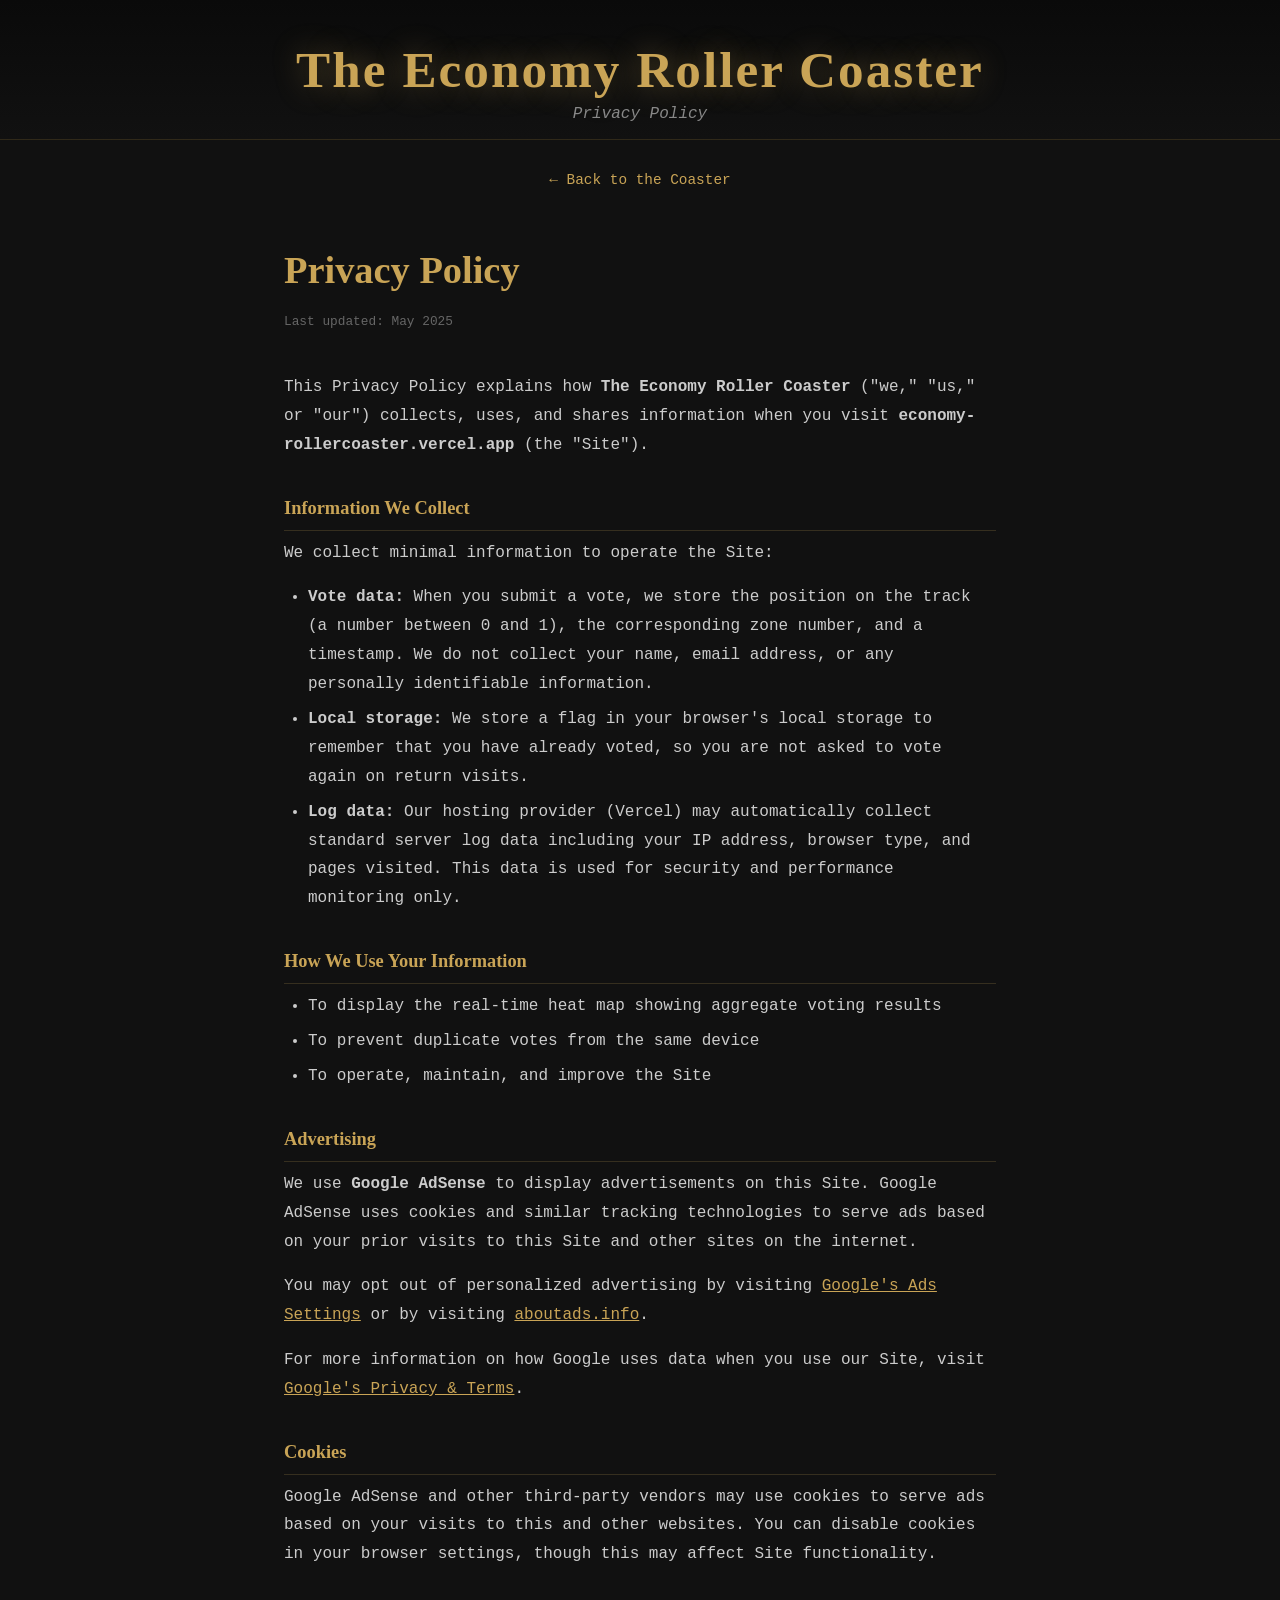
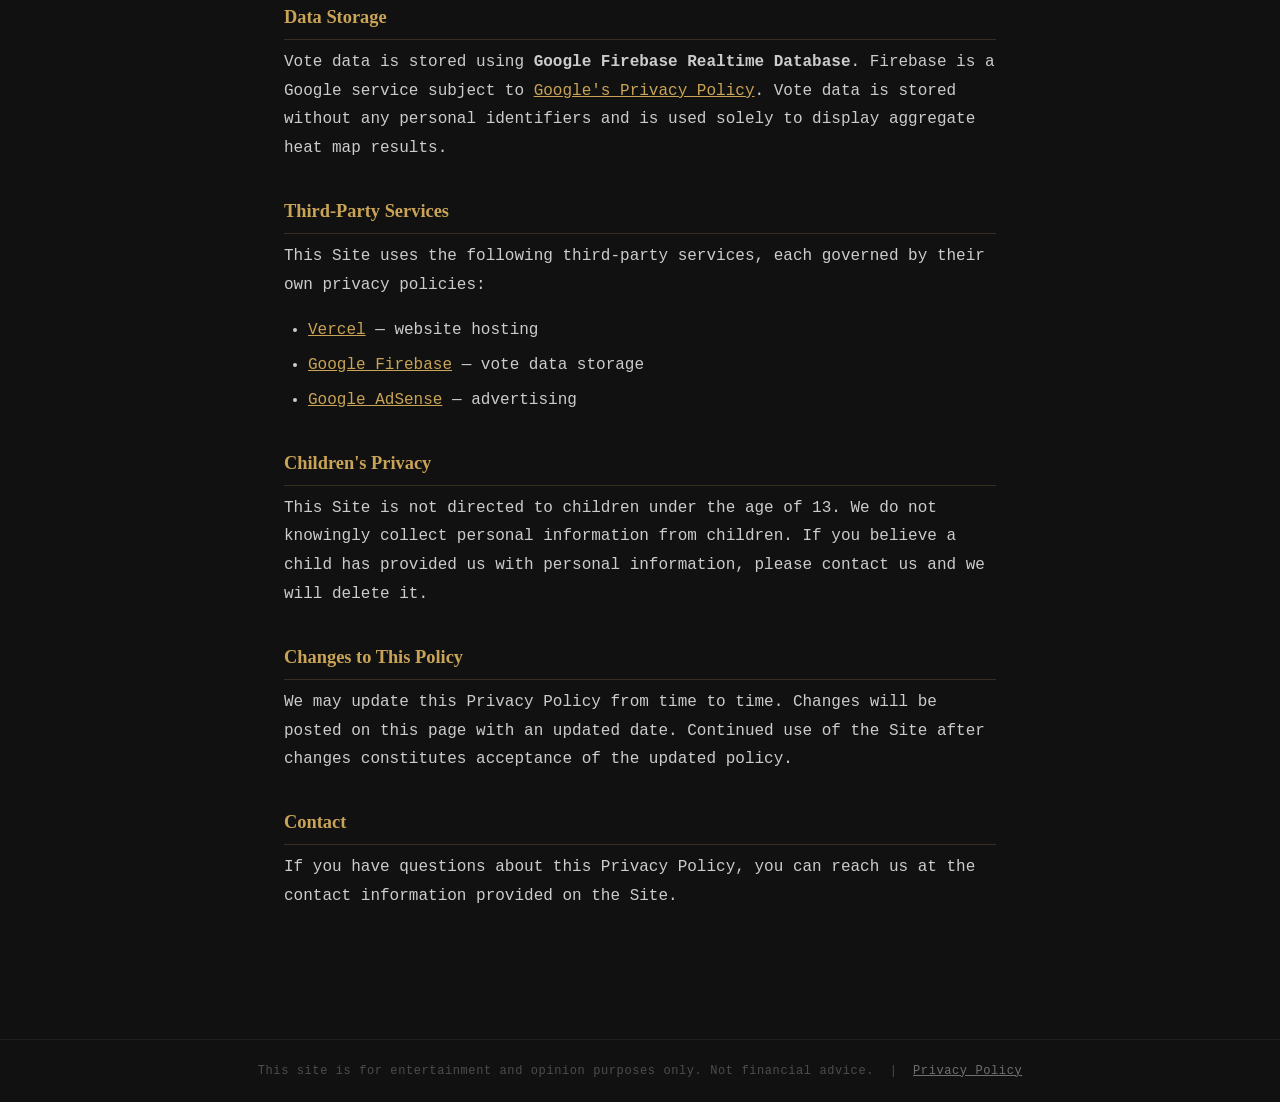
<file: privacy.html>
<!DOCTYPE html>
<html lang="en">
<head>
  <meta charset="UTF-8" />
  <meta name="viewport" content="width=device-width, initial-scale=1.0" />
  <title>Privacy Policy — The Economy Roller Coaster</title>
  <link rel="stylesheet" href="css/styles.css" />
  <script async src="https://pagead2.googlesyndication.com/pagead/js/adsbygoogle.js?client=ca-pub-7101645735981580" crossorigin="anonymous"></script>
  <style>
    .privacy-content {
      max-width: 760px;
      margin: 3rem auto;
      padding: 0 1.5rem 4rem;
      line-height: 1.8;
      color: #ccc;
    }
    .privacy-content h1 {
      font-family: 'Georgia', serif;
      color: #C9A456;
      font-size: clamp(1.6rem, 3vw, 2.4rem);
      margin-bottom: 0.3rem;
    }
    .privacy-content .last-updated {
      font-size: 0.8rem;
      color: #666;
      margin-bottom: 2.5rem;
    }
    .privacy-content h2 {
      font-family: 'Georgia', serif;
      color: #C9A456;
      font-size: 1.15rem;
      margin: 2rem 0 0.5rem;
      border-bottom: 1px solid rgba(201,164,86,0.2);
      padding-bottom: 0.3rem;
    }
    .privacy-content p { margin-bottom: 1rem; }
    .privacy-content ul {
      margin: 0.5rem 0 1rem 1.5rem;
    }
    .privacy-content ul li { margin-bottom: 0.4rem; }
    .privacy-content a { color: #C9A456; text-decoration: underline; }
    .back-link {
      display: inline-block;
      margin: 2rem 1.5rem 0;
      color: #C9A456;
      font-family: 'Courier New', monospace;
      font-size: 0.9rem;
      text-decoration: none;
    }
    .back-link:hover { text-decoration: underline; }
  </style>
</head>
<body>
  <header>
    <h1>The Economy Roller Coaster</h1>
    <p class="subtitle">Privacy Policy</p>
  </header>

  <a class="back-link" href="/">← Back to the Coaster</a>

  <div class="privacy-content">
    <h1>Privacy Policy</h1>
    <p class="last-updated">Last updated: May 2025</p>

    <p>This Privacy Policy explains how <strong>The Economy Roller Coaster</strong> ("we," "us," or "our") collects, uses, and shares information when you visit <strong>economy-rollercoaster.vercel.app</strong> (the "Site").</p>

    <h2>Information We Collect</h2>
    <p>We collect minimal information to operate the Site:</p>
    <ul>
      <li><strong>Vote data:</strong> When you submit a vote, we store the position on the track (a number between 0 and 1), the corresponding zone number, and a timestamp. We do not collect your name, email address, or any personally identifiable information.</li>
      <li><strong>Local storage:</strong> We store a flag in your browser's local storage to remember that you have already voted, so you are not asked to vote again on return visits.</li>
      <li><strong>Log data:</strong> Our hosting provider (Vercel) may automatically collect standard server log data including your IP address, browser type, and pages visited. This data is used for security and performance monitoring only.</li>
    </ul>

    <h2>How We Use Your Information</h2>
    <ul>
      <li>To display the real-time heat map showing aggregate voting results</li>
      <li>To prevent duplicate votes from the same device</li>
      <li>To operate, maintain, and improve the Site</li>
    </ul>

    <h2>Advertising</h2>
    <p>We use <strong>Google AdSense</strong> to display advertisements on this Site. Google AdSense uses cookies and similar tracking technologies to serve ads based on your prior visits to this Site and other sites on the internet.</p>
    <p>You may opt out of personalized advertising by visiting <a href="https://www.google.com/settings/ads" target="_blank" rel="noopener noreferrer">Google's Ads Settings</a> or by visiting <a href="https://www.aboutads.info" target="_blank" rel="noopener noreferrer">aboutads.info</a>.</p>
    <p>For more information on how Google uses data when you use our Site, visit <a href="https://policies.google.com/technologies/partner-sites" target="_blank" rel="noopener noreferrer">Google's Privacy & Terms</a>.</p>

    <h2>Cookies</h2>
    <p>Google AdSense and other third-party vendors may use cookies to serve ads based on your visits to this and other websites. You can disable cookies in your browser settings, though this may affect Site functionality.</p>

    <h2>Data Storage</h2>
    <p>Vote data is stored using <strong>Google Firebase Realtime Database</strong>. Firebase is a Google service subject to <a href="https://firebase.google.com/support/privacy" target="_blank" rel="noopener noreferrer">Google's Privacy Policy</a>. Vote data is stored without any personal identifiers and is used solely to display aggregate heat map results.</p>

    <h2>Third-Party Services</h2>
    <p>This Site uses the following third-party services, each governed by their own privacy policies:</p>
    <ul>
      <li><a href="https://vercel.com/legal/privacy-policy" target="_blank" rel="noopener noreferrer">Vercel</a> — website hosting</li>
      <li><a href="https://firebase.google.com/support/privacy" target="_blank" rel="noopener noreferrer">Google Firebase</a> — vote data storage</li>
      <li><a href="https://policies.google.com/privacy" target="_blank" rel="noopener noreferrer">Google AdSense</a> — advertising</li>
    </ul>

    <h2>Children's Privacy</h2>
    <p>This Site is not directed to children under the age of 13. We do not knowingly collect personal information from children. If you believe a child has provided us with personal information, please contact us and we will delete it.</p>

    <h2>Changes to This Policy</h2>
    <p>We may update this Privacy Policy from time to time. Changes will be posted on this page with an updated date. Continued use of the Site after changes constitutes acceptance of the updated policy.</p>

    <h2>Contact</h2>
    <p>If you have questions about this Privacy Policy, you can reach us at the contact information provided on the Site.</p>
  </div>

  <footer>
    <p>This site is for entertainment and opinion purposes only. Not financial advice. &nbsp;|&nbsp; <a href="/privacy.html" style="color:rgba(255,255,255,0.4)">Privacy Policy</a></p>
  </footer>
</body>
</html>
</file>
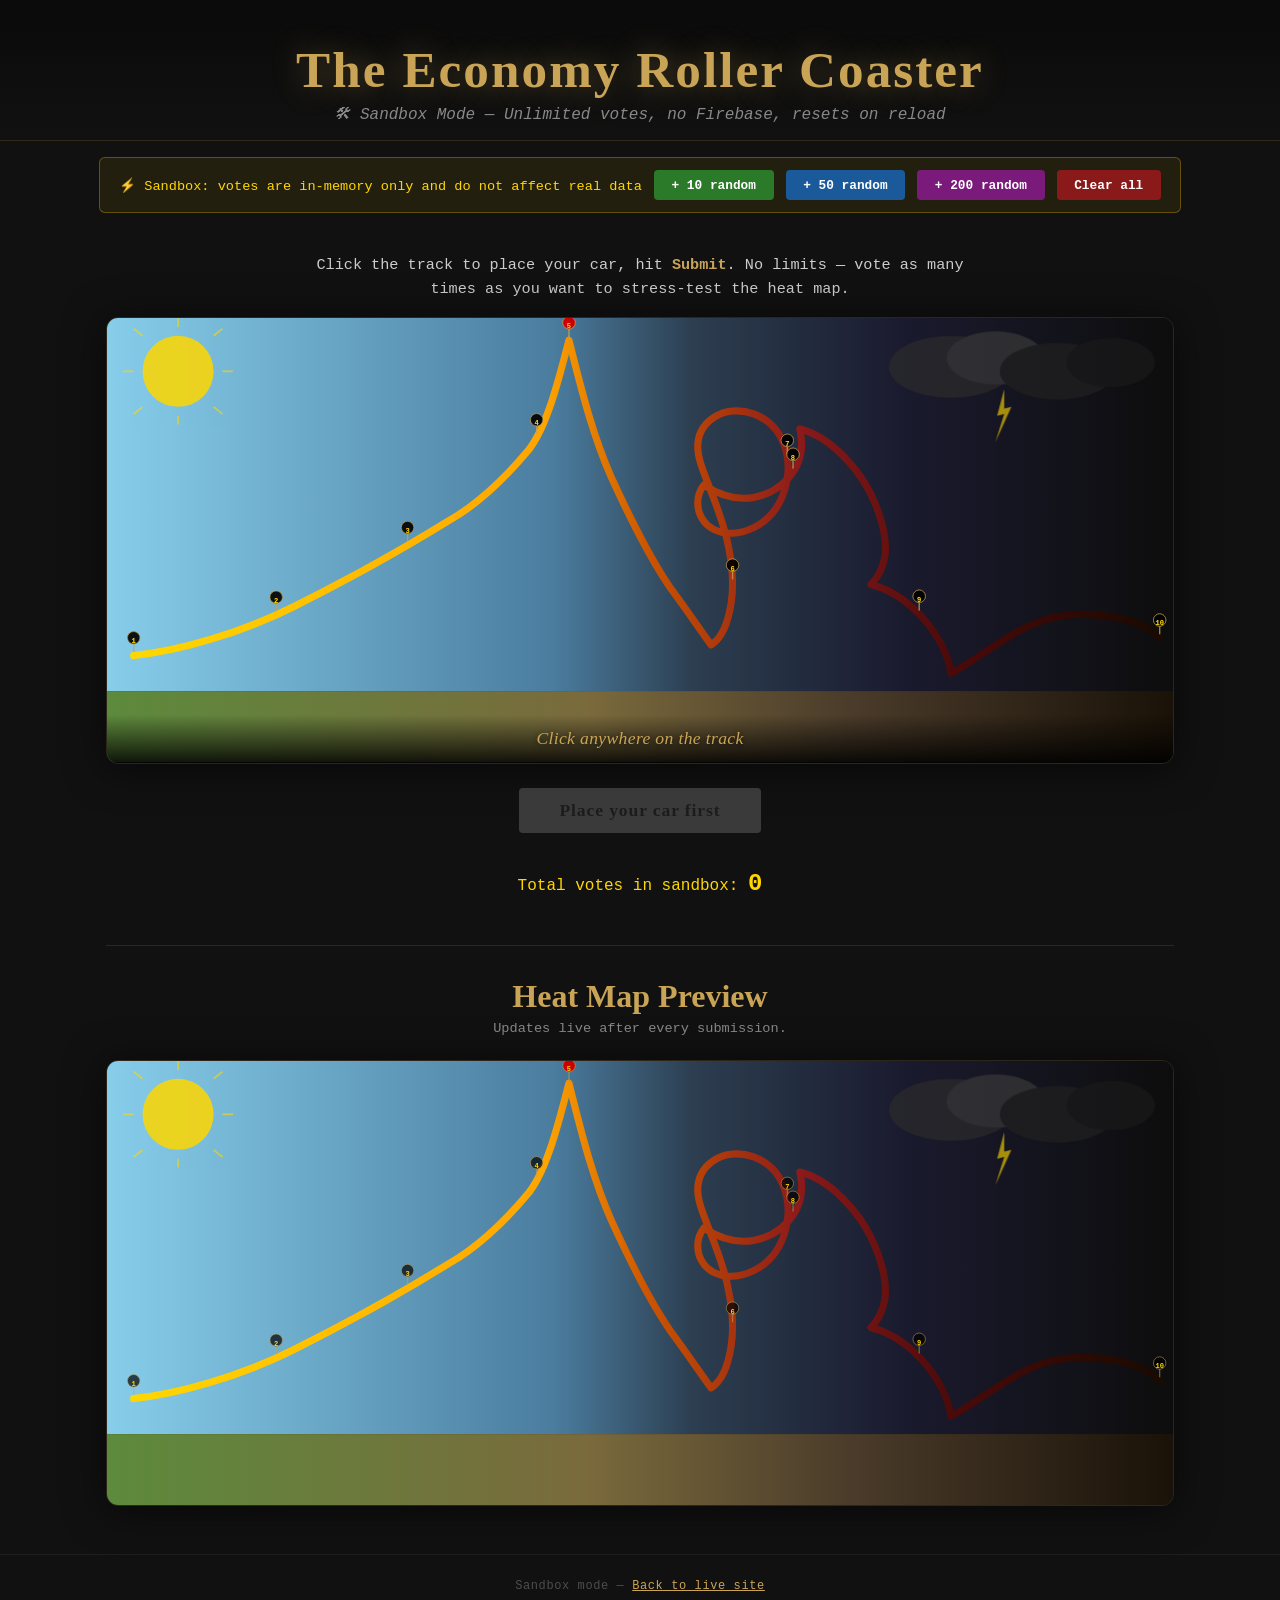
<file: sandbox.html>
<!DOCTYPE html>
<html lang="en">
<head>
  <meta charset="UTF-8" />
  <meta name="viewport" content="width=device-width, initial-scale=1.0" />
  <title>🛠 Sandbox — Economy Roller Coaster</title>
  <link rel="stylesheet" href="css/styles.css" />
  <style>
    .sandbox-bar {
      background: rgba(255, 200, 0, 0.08);
      border: 1px solid rgba(255, 200, 0, 0.3);
      border-radius: 6px;
      padding: 0.75rem 1.2rem;
      margin: 1rem auto;
      max-width: 1100px;
      display: flex;
      align-items: center;
      flex-wrap: wrap;
      gap: 0.75rem;
    }
    .sandbox-bar span {
      color: #FFD700;
      font-size: 0.85rem;
      font-family: 'Courier New', monospace;
      flex: 1;
    }
    .btn-sandbox {
      padding: 0.45rem 1.1rem;
      border-radius: 4px;
      border: none;
      font-family: 'Courier New', monospace;
      font-size: 0.8rem;
      font-weight: bold;
      cursor: pointer;
      transition: opacity 0.15s;
    }
    .btn-sandbox:hover { opacity: 0.8; }
    .btn-add10  { background: #2a7a2a; color: #fff; }
    .btn-add50  { background: #1a5a9a; color: #fff; }
    .btn-add200 { background: #7a1a7a; color: #fff; }
    .btn-clear  { background: #8a1a1a; color: #fff; }
    .btn-again  { background: var(--gold, #C9A456); color: #111; }
    .sandbox-vote-count {
      text-align: center;
      font-size: 1rem;
      color: #FFD700;
      margin: 0.3rem 0 1rem;
      font-family: 'Courier New', monospace;
    }
    .sandbox-vote-count strong { font-size: 1.5rem; }
  </style>
</head>
<body>

  <header>
    <h1>The Economy Roller Coaster</h1>
    <p class="subtitle">🛠 Sandbox Mode — Unlimited votes, no Firebase, resets on reload</p>
  </header>

  <!-- SANDBOX CONTROLS -->
  <div class="sandbox-bar">
    <span>⚡ Sandbox: votes are in-memory only and do not affect real data</span>
    <button class="btn-sandbox btn-add10"  onclick="addRandomVotes(10)">+ 10 random</button>
    <button class="btn-sandbox btn-add50"  onclick="addRandomVotes(50)">+ 50 random</button>
    <button class="btn-sandbox btn-add200" onclick="addRandomVotes(200)">+ 200 random</button>
    <button class="btn-sandbox btn-clear"  onclick="clearVotes()">Clear all</button>
  </div>

  <main>
    <section class="instructions">
      <p>Click the track to place your car, hit <strong>Submit</strong>. No limits — vote as many times as you want to stress-test the heat map.</p>
    </section>

    <!-- VOTING TRACK -->
    <div class="coaster-wrapper">
      <svg id="coaster-svg" viewBox="0 0 1200 500" xmlns="http://www.w3.org/2000/svg" preserveAspectRatio="xMidYMid meet">
        <defs>
          <linearGradient id="trackGrad" x1="0%" y1="0%" x2="100%" y2="0%">
            <stop offset="0%"   stop-color="#FFD700" />
            <stop offset="40%"  stop-color="#FFA500" />
            <stop offset="50%"  stop-color="#CC5500" />
            <stop offset="65%"  stop-color="#8B1A1A" />
            <stop offset="80%"  stop-color="#4A0A0A" />
            <stop offset="100%" stop-color="#1A0A00" />
          </linearGradient>
          <linearGradient id="skyGrad" x1="0%" y1="0%" x2="100%" y2="0%">
            <stop offset="0%"   stop-color="#87CEEB" />
            <stop offset="42%"  stop-color="#4A7C9E" />
            <stop offset="55%"  stop-color="#2C3E50" />
            <stop offset="75%"  stop-color="#1A1A2E" />
            <stop offset="100%" stop-color="#0D0D0D" />
          </linearGradient>
          <linearGradient id="groundGrad" x1="0%" y1="0%" x2="100%" y2="0%">
            <stop offset="0%"   stop-color="#5D8A3C" />
            <stop offset="45%"  stop-color="#7A6A3C" />
            <stop offset="70%"  stop-color="#4A3B2A" />
            <stop offset="100%" stop-color="#1A1208" />
          </linearGradient>
          <filter id="glow">
            <feGaussianBlur stdDeviation="4" result="blur" />
            <feMerge><feMergeNode in="blur"/><feMergeNode in="SourceGraphic"/></feMerge>
          </filter>
          <clipPath id="trackClip">
            <rect x="0" y="0" width="1200" height="500"/>
          </clipPath>
        </defs>

        <rect x="0" y="0" width="1200" height="420" fill="url(#skyGrad)" />
        <rect x="0" y="420" width="1200" height="80" fill="url(#groundGrad)" />

        <circle cx="80" cy="60" r="40" fill="#FFD700" opacity="0.85"/>
        <g stroke="#FFD700" stroke-width="2" opacity="0.6">
          <line x1="80" y1="10" x2="80" y2="0"/>
          <line x1="120" y1="20" x2="130" y2="12"/>
          <line x1="130" y1="60" x2="142" y2="60"/>
          <line x1="120" y1="100" x2="130" y2="108"/>
          <line x1="80" y1="110" x2="80" y2="120"/>
          <line x1="40" y1="100" x2="30" y2="108"/>
          <line x1="30" y1="60" x2="18" y2="60"/>
          <line x1="40" y1="20" x2="30" y2="12"/>
        </g>
        <g opacity="0.7">
          <ellipse cx="950" cy="55" rx="70" ry="35" fill="#2C2C2C"/>
          <ellipse cx="1000" cy="45" rx="55" ry="30" fill="#3A3A3A"/>
          <ellipse cx="1070" cy="60" rx="65" ry="32" fill="#222"/>
          <ellipse cx="1130" cy="50" rx="50" ry="28" fill="#1A1A1A"/>
          <polygon points="1010,80 1002,110 1010,108 1000,140 1018,100 1010,102" fill="#FFD700" opacity="0.9"/>
        </g>

        <path id="track-path"
          d="M 30,380
             C 80,375 150,355 210,325
             C 270,295 330,262 385,228
             C 420,208 450,178 475,148
             C 495,122 508,72 520,25
             C 532,72 545,128 568,180
             C 590,228 612,272 635,305
             C 652,328 667,350 680,368
             C 693,360 700,340 703,318
             C 706,296 703,272 698,250
             C 693,228 685,208 678,190
             C 671,172 665,158 665,145
             C 665,132 671,120 683,112
             C 695,104 712,102 728,108
             C 744,114 756,126 762,142
             C 768,158 768,178 762,196
             C 756,214 744,228 728,236
             C 712,244 695,244 683,238
             C 671,232 665,220 665,208
             C 665,200 668,193 672,188
             C 690,200 710,205 728,202
             C 760,196 782,170 782,142
             C 782,136 781,130 780,125
             C 800,130 820,145 835,162
             C 855,184 868,212 874,238
             C 876,248 877,258 876,266
             C 874,280 868,292 860,300
             C 880,305 900,318 916,335
             C 936,356 948,382 950,400
             C 960,395 975,385 990,375
             C 1010,362 1030,348 1055,340
             C 1080,332 1110,332 1140,338
             C 1160,342 1175,350 1185,360"
          fill="none" stroke="url(#trackGrad)" stroke-width="8"
          stroke-linecap="round" stroke-linejoin="round"/>

        <g id="heat-map-layer" clip-path="url(#trackClip)"></g>
        <g id="zone-labels" font-family="'Courier New', monospace" font-size="11" fill="white" text-anchor="middle"></g>

        <g id="coaster-car" transform="translate(-100,-100)" style="display:none;">
          <rect x="-18" y="-14" width="36" height="22" rx="5" fill="#CC0000" stroke="#FF4444" stroke-width="1.5"/>
          <rect x="-10" y="-12" width="20" height="10" rx="2" fill="#87CEEB" opacity="0.7"/>
          <circle cx="-10" cy="10" r="5" fill="#222" stroke="#666" stroke-width="1"/>
          <circle cx="10"  cy="10" r="5" fill="#222" stroke="#666" stroke-width="1"/>
          <circle cx="0" cy="-16" r="5" fill="#FFD700"/>
          <rect x="-4" y="-11" width="8" height="7" rx="2" fill="#FFD700"/>
        </g>

        <rect id="click-overlay" x="0" y="0" width="1200" height="500" fill="transparent" style="cursor:crosshair"/>
        <circle id="placement-ring" cx="-100" cy="-100" r="14" fill="none" stroke="#FFD700" stroke-width="2.5" opacity="0.8" stroke-dasharray="4 3"/>
      </svg>

      <div id="stage-label-display" class="stage-label-display">
        <span id="stage-label-text">Click anywhere on the track</span>
      </div>
    </div>

    <!-- SUBMIT -->
    <div class="controls">
      <button id="submit-btn" class="btn-submit" disabled>Place your car first</button>
      <button id="vote-again-btn" class="btn-sandbox btn-again" style="display:none; margin-left:1rem;" onclick="resetVote()">Vote Again</button>
      <p id="submit-status" class="submit-status"></p>
    </div>

    <!-- LIVE VOTE COUNT -->
    <div class="sandbox-vote-count">
      Total votes in sandbox: <strong id="sandbox-count">0</strong>
    </div>

    <!-- HEAT MAP -->
    <section class="heatmap-section">
      <h2>Heat Map Preview</h2>
      <p class="heatmap-subtitle">Updates live after every submission.</p>
      <div class="coaster-wrapper heatmap-view">
        <svg id="heatmap-svg" viewBox="0 0 1200 500" xmlns="http://www.w3.org/2000/svg" preserveAspectRatio="xMidYMid meet">
          <defs>
            <linearGradient id="trackGrad2" x1="0%" y1="0%" x2="100%" y2="0%">
              <stop offset="0%"   stop-color="#FFD700" />
              <stop offset="40%"  stop-color="#FFA500" />
              <stop offset="50%"  stop-color="#CC5500" />
              <stop offset="65%"  stop-color="#8B1A1A" />
              <stop offset="80%"  stop-color="#4A0A0A" />
              <stop offset="100%" stop-color="#1A0A00" />
            </linearGradient>
            <linearGradient id="skyGrad2" x1="0%" y1="0%" x2="100%" y2="0%">
              <stop offset="0%"   stop-color="#87CEEB" />
              <stop offset="42%"  stop-color="#4A7C9E" />
              <stop offset="55%"  stop-color="#2C3E50" />
              <stop offset="75%"  stop-color="#1A1A2E" />
              <stop offset="100%" stop-color="#0D0D0D" />
            </linearGradient>
            <linearGradient id="groundGrad2" x1="0%" y1="0%" x2="100%" y2="0%">
              <stop offset="0%"   stop-color="#5D8A3C" />
              <stop offset="45%"  stop-color="#7A6A3C" />
              <stop offset="70%"  stop-color="#4A3B2A" />
              <stop offset="100%" stop-color="#1A1208" />
            </linearGradient>
            <filter id="glow2">
              <feGaussianBlur stdDeviation="4" result="blur" />
              <feMerge><feMergeNode in="blur"/><feMergeNode in="SourceGraphic"/></feMerge>
            </filter>
            <clipPath id="trackClip2"><rect x="0" y="0" width="1200" height="500"/></clipPath>
          </defs>

          <rect x="0" y="0" width="1200" height="420" fill="url(#skyGrad2)" />
          <rect x="0" y="420" width="1200" height="80" fill="url(#groundGrad2)" />
          <circle cx="80" cy="60" r="40" fill="#FFD700" opacity="0.85"/>
          <g stroke="#FFD700" stroke-width="2" opacity="0.6">
            <line x1="80" y1="10" x2="80" y2="0"/>
            <line x1="120" y1="20" x2="130" y2="12"/>
            <line x1="130" y1="60" x2="142" y2="60"/>
            <line x1="120" y1="100" x2="130" y2="108"/>
            <line x1="80" y1="110" x2="80" y2="120"/>
            <line x1="40" y1="100" x2="30" y2="108"/>
            <line x1="30" y1="60" x2="18" y2="60"/>
            <line x1="40" y1="20" x2="30" y2="12"/>
          </g>
          <g opacity="0.7">
            <ellipse cx="950" cy="55" rx="70" ry="35" fill="#2C2C2C"/>
            <ellipse cx="1000" cy="45" rx="55" ry="30" fill="#3A3A3A"/>
            <ellipse cx="1070" cy="60" rx="65" ry="32" fill="#222"/>
            <ellipse cx="1130" cy="50" rx="50" ry="28" fill="#1A1A1A"/>
            <polygon points="1010,80 1002,110 1010,108 1000,140 1018,100 1010,102" fill="#FFD700" opacity="0.9"/>
          </g>

          <path id="heatmap-track-path"
            d="M 30,380
               C 80,375 150,355 210,325
               C 270,295 330,262 385,228
               C 420,208 450,178 475,148
               C 495,122 508,72 520,25
               C 532,72 545,128 568,180
               C 590,228 612,272 635,305
               C 652,328 667,350 680,368
               C 693,360 700,340 703,318
               C 706,296 703,272 698,250
               C 693,228 685,208 678,190
               C 671,172 665,158 665,145
               C 665,132 671,120 683,112
               C 695,104 712,102 728,108
               C 744,114 756,126 762,142
               C 768,158 768,178 762,196
               C 756,214 744,228 728,236
               C 712,244 695,244 683,238
               C 671,232 665,220 665,208
               C 665,200 668,193 672,188
               C 690,200 710,205 728,202
               C 760,196 782,170 782,142
               C 782,136 781,130 780,125
               C 800,130 820,145 835,162
               C 855,184 868,212 874,238
               C 876,248 877,258 876,266
               C 874,280 868,292 860,300
               C 880,305 900,318 916,335
               C 936,356 948,382 950,400
               C 960,395 975,385 990,375
               C 1010,362 1030,348 1055,340
               C 1080,332 1110,332 1140,338
               C 1160,342 1175,350 1185,360"
            fill="none" stroke="url(#trackGrad2)" stroke-width="8"
            stroke-linecap="round" stroke-linejoin="round"/>

          <g id="heatmap-dots" clip-path="url(#trackClip2)"></g>
          <g id="heatmap-zone-labels" font-family="'Courier New', monospace" font-size="11" fill="white" text-anchor="middle"></g>
        </svg>
      </div>
    </section>
  </main>

  <footer>
    <p>Sandbox mode — <a href="/" style="color:#C9A456">Back to live site</a></p>
  </footer>

  <script src="js/track.js"></script>
  <script>
  (function () {
    const MAX_SNAP = 80;
    const svg        = document.getElementById('coaster-svg');
    const overlay    = document.getElementById('click-overlay');
    const ring       = document.getElementById('placement-ring');
    const labelEl    = document.getElementById('stage-label-text');
    const submitBtn  = document.getElementById('submit-btn');
    const againBtn   = document.getElementById('vote-again-btn');
    const statusEl   = document.getElementById('submit-status');
    const countEl    = document.getElementById('sandbox-count');
    const heatmapSvg = document.getElementById('heatmap-svg');
    const dotsLayer  = document.getElementById('heatmap-dots');

    let selectedT = null;
    let votes = [];   // in-memory store

    // Draw zone markers on both SVGs
    document.addEventListener('DOMContentLoaded', () => {
      drawZoneMarkers(svg);
      // Draw markers on heatmap SVG too (use heatmap-zone-labels)
      const hmPath  = document.getElementById('heatmap-track-path');
      const hmLayer = document.getElementById('heatmap-zone-labels');
      if (hmPath && hmLayer) {
        window.TRACK_ZONES.forEach((zone, i) => {
          const pt = getPointAtT(hmPath, zone.t);
          const line = document.createElementNS('http://www.w3.org/2000/svg','line');
          line.setAttribute('x1', pt.x); line.setAttribute('y1', pt.y - 14);
          line.setAttribute('x2', pt.x); line.setAttribute('y2', pt.y - 4);
          line.setAttribute('stroke','rgba(201,164,86,0.5)'); line.setAttribute('stroke-width','1.5');
          hmLayer.appendChild(line);
          const c = document.createElementNS('http://www.w3.org/2000/svg','circle');
          c.setAttribute('cx', pt.x); c.setAttribute('cy', pt.y - 20); c.setAttribute('r','7');
          c.setAttribute('fill', i===4 ? '#CC0000' : 'rgba(0,0,0,0.7)');
          c.setAttribute('stroke','rgba(201,164,86,0.6)'); c.setAttribute('stroke-width','1');
          hmLayer.appendChild(c);
          const t = document.createElementNS('http://www.w3.org/2000/svg','text');
          t.setAttribute('x', pt.x); t.setAttribute('y', pt.y - 16);
          t.setAttribute('text-anchor','middle'); t.setAttribute('dominant-baseline','middle');
          t.setAttribute('font-size','8'); t.setAttribute('fill','#FFD700'); t.setAttribute('font-weight','bold');
          t.textContent = i + 1;
          hmLayer.appendChild(t);
        });
      }
    });

    function svgPt(evt) {
      const pt = svg.createSVGPoint();
      pt.x = evt.clientX; pt.y = evt.clientY;
      return pt.matrixTransform(svg.getScreenCTM().inverse());
    }

    overlay.addEventListener('mousemove', evt => {
      const path = svg.getElementById('track-path');
      const p = svgPt(evt);
      const { t, dist } = findNearestT(path, p.x, p.y);
      if (dist > MAX_SNAP) { ring.setAttribute('cx', -200); return; }
      const pt = getPointAtT(path, t);
      ring.setAttribute('cx', pt.x); ring.setAttribute('cy', pt.y);
      labelEl.textContent = getLabelForT(t);
    });

    overlay.addEventListener('mouseleave', () => {
      ring.setAttribute('cx', -200);
      if (!selectedT) labelEl.textContent = 'Click anywhere on the track';
    });

    overlay.addEventListener('click', evt => {
      const path = svg.getElementById('track-path');
      const p = svgPt(evt);
      const { t, dist } = findNearestT(path, p.x, p.y);
      if (dist > MAX_SNAP) return;
      selectedT = t;
      placeCarAtT(svg, t);
      labelEl.textContent = getLabelForT(t);
      submitBtn.disabled = false;
      submitBtn.textContent = 'Submit My Vote';
    });

    submitBtn.addEventListener('click', () => {
      if (selectedT === null) return;
      votes.push({ t: selectedT });
      submitBtn.disabled = true;
      submitBtn.textContent = 'Vote Added!';
      statusEl.textContent = `Vote #${votes.length} recorded at zone: ${getLabelForT(selectedT)}`;
      againBtn.style.display = 'inline-block';
      renderHeatMap();
      countEl.textContent = votes.length;
    });

    window.resetVote = function () {
      selectedT = null;
      submitBtn.disabled = true;
      submitBtn.textContent = 'Place your car first';
      statusEl.textContent = '';
      againBtn.style.display = 'none';
      const car = svg.getElementById('coaster-car');
      if (car) car.style.display = 'none';
      labelEl.textContent = 'Click anywhere on the track';
    };

    window.addRandomVotes = function (n) {
      for (let i = 0; i < n; i++) {
        // Weighted random — more votes near zones 4-6 (the topical area)
        const rand = Math.random();
        let t;
        if (rand < 0.15) t = Math.random() * 0.15;
        else if (rand < 0.35) t = 0.15 + Math.random() * 0.15;
        else if (rand < 0.65) t = 0.30 + Math.random() * 0.25;
        else if (rand < 0.85) t = 0.55 + Math.random() * 0.25;
        else t = 0.80 + Math.random() * 0.20;
        votes.push({ t });
      }
      renderHeatMap();
      countEl.textContent = votes.length;
      statusEl.textContent = `Added ${n} random votes. Total: ${votes.length}`;
    };

    window.clearVotes = function () {
      votes = [];
      dotsLayer.innerHTML = '';
      countEl.textContent = 0;
      statusEl.textContent = 'Votes cleared.';
    };

    function renderHeatMap() {
      dotsLayer.innerHTML = '';
      const path = document.getElementById('heatmap-track-path');
      if (!path || votes.length === 0) return;

      const BINS = 100;
      const bins = new Array(BINS).fill(0);
      votes.forEach(v => {
        const bin = Math.min(BINS - 1, Math.floor(v.t * BINS));
        bins[bin]++;
      });
      const maxBin = Math.max(...bins, 1);

      bins.forEach((count, i) => {
        if (count === 0) return;
        const t         = (i + 0.5) / BINS;
        const pt        = getPointAtT(path, t);
        const intensity = count / maxBin;
        const radius    = 2 + intensity * 7;
        const opacity   = 0.3 + intensity * 0.65;
        const r = Math.round(255 * Math.min(1, intensity * 2));
        const g = Math.round(255 * Math.max(0, 1 - Math.abs(intensity - 0.5) * 2));
        const b = Math.round(255 * Math.max(0, 1 - intensity * 2));

        const circle = document.createElementNS('http://www.w3.org/2000/svg', 'circle');
        circle.setAttribute('cx', pt.x);
        circle.setAttribute('cy', pt.y);
        circle.setAttribute('r', radius);
        circle.setAttribute('fill', `rgb(${r},${g},${b})`);
        circle.setAttribute('opacity', opacity);
        circle.setAttribute('filter', 'url(#glow2)');
        dotsLayer.appendChild(circle);
      });
    }
  })();
  </script>
</body>
</html>
</file>
<file: css/styles.css>
/* ============================================================
   ECONOMY ROLLER COASTER — Styles
   ============================================================ */

*, *::before, *::after { box-sizing: border-box; margin: 0; padding: 0; }

:root {
  --gold:    #C9A456;
  --red:     #CC0000;
  --dark:    #0D0D0D;
  --mid:     #1A1A2E;
  --light:   #87CEEB;
  --text:    #E8E0D0;
  --muted:   #888;
  --font-h:  'Georgia', serif;
  --font-b:  'Courier New', monospace;
}

html { scroll-behavior: smooth; }

body {
  background: #111;
  color: var(--text);
  font-family: var(--font-b);
  min-height: 100vh;
  display: flex;
  flex-direction: column;
  align-items: center;
}

header {
  text-align: center;
  padding: 2.5rem 1rem 1rem;
  width: 100%;
  background: linear-gradient(180deg, #0a0a0a 0%, #111 100%);
  border-bottom: 1px solid rgba(201,164,86,0.2);
}

header h1 {
  font-family: var(--font-h);
  font-size: clamp(1.8rem, 4vw, 3.2rem);
  color: var(--gold);
  letter-spacing: 0.04em;
  text-shadow: 0 0 30px rgba(201,164,86,0.4);
}

header .subtitle {
  margin-top: 0.4rem;
  font-size: 1rem;
  color: var(--muted);
  font-style: italic;
}

.ad-banner {
  width: 100%;
  max-width: 900px;
  min-height: 90px;
  background: rgba(255,255,255,0.03);
  border: 1px dashed rgba(255,255,255,0.1);
  display: flex;
  align-items: center;
  justify-content: center;
  margin: 1.2rem auto;
  border-radius: 4px;
  color: var(--muted);
  font-size: 0.75rem;
  letter-spacing: 0.1em;
}

.ad-banner::before {
  content: 'ADVERTISEMENT';
  position: absolute;
  font-size: 0.6rem;
  color: rgba(255,255,255,0.15);
  letter-spacing: 0.15em;
}

main {
  width: 100%;
  max-width: 1100px;
  padding: 0 1rem 3rem;
  flex: 1;
}

.instructions {
  text-align: center;
  margin: 1.5rem auto 1rem;
  max-width: 700px;
  font-size: 0.95rem;
  line-height: 1.6;
  color: #ccc;
}

.instructions strong { color: var(--gold); }

.coaster-wrapper {
  width: 100%;
  background: transparent;
  border-radius: 12px;
  overflow: hidden;
  border: 1px solid rgba(201,164,86,0.15);
  box-shadow: 0 4px 40px rgba(0,0,0,0.6);
  position: relative;
  user-select: none;
  cursor: crosshair;
}

.coaster-wrapper svg {
  width: 100%;
  height: auto;
  display: block;
}

.stage-label-display {
  position: absolute;
  bottom: 0;
  left: 0;
  right: 0;
  background: linear-gradient(0deg, rgba(0,0,0,0.85) 0%, transparent 100%);
  padding: 0.8rem 1.2rem;
  text-align: center;
  pointer-events: none;
  min-height: 48px;
  display: flex;
  align-items: center;
  justify-content: center;
}

#stage-label-text {
  font-family: var(--font-h);
  font-size: clamp(0.8rem, 2vw, 1.1rem);
  color: var(--gold);
  font-style: italic;
  letter-spacing: 0.02em;
  text-shadow: 0 1px 6px rgba(0,0,0,0.8);
}

.controls {
  text-align: center;
  margin: 1.5rem 0 0.5rem;
}

.btn-submit {
  background: var(--gold);
  color: #111;
  border: none;
  padding: 0.75rem 2.5rem;
  font-family: var(--font-h);
  font-size: 1.1rem;
  font-weight: bold;
  border-radius: 4px;
  cursor: pointer;
  letter-spacing: 0.05em;
  transition: background 0.2s, transform 0.1s, opacity 0.2s;
}

.btn-submit:disabled {
  opacity: 0.35;
  cursor: not-allowed;
  background: #888;
  color: #333;
}

.btn-submit:not(:disabled):hover {
  background: #e0b86a;
  transform: translateY(-1px);
}

.btn-submit:not(:disabled):active { transform: translateY(0); }

.submit-status {
  margin-top: 0.75rem;
  font-size: 0.9rem;
  color: var(--gold);
  min-height: 1.2em;
}

.heatmap-section {
  margin-top: 3rem;
  padding-top: 2rem;
  border-top: 1px solid rgba(201,164,86,0.15);
}

.heatmap-section h2 {
  font-family: var(--font-h);
  font-size: clamp(1.3rem, 3vw, 2rem);
  color: var(--gold);
  text-align: center;
  margin-bottom: 0.4rem;
}

.heatmap-subtitle {
  text-align: center;
  color: var(--muted);
  font-size: 0.85rem;
  margin-bottom: 1.5rem;
}

.heatmap-view { cursor: default; }

.vote-count {
  text-align: center;
  margin: 0.75rem 0;
  font-size: 0.85rem;
  color: var(--muted);
}

.vote-count span {
  color: var(--gold);
  font-weight: bold;
}

.share-section {
  text-align: center;
  margin: 1.8rem 0 0.5rem;
}

.share-section > p {
  color: var(--muted);
  font-size: 0.85rem;
  margin-bottom: 0.75rem;
  letter-spacing: 0.08em;
  text-transform: uppercase;
}

.share-buttons {
  display: flex;
  gap: 0.75rem;
  justify-content: center;
  flex-wrap: wrap;
}

.btn-share {
  padding: 0.55rem 1.4rem;
  border: none;
  border-radius: 4px;
  font-family: var(--font-b);
  font-size: 0.85rem;
  cursor: pointer;
  transition: opacity 0.15s, transform 0.1s;
  font-weight: bold;
  letter-spacing: 0.04em;
}

.btn-share:hover  { opacity: 0.85; transform: translateY(-1px); }
.btn-share:active { transform: translateY(0); }

.btn-twitter  { background: #000; color: #fff; border: 1px solid #333; }
.btn-facebook { background: #1877F2; color: #fff; }
.btn-copy     { background: rgba(255,255,255,0.1); color: var(--text); border: 1px solid rgba(255,255,255,0.2); }

.copy-confirm {
  margin-top: 0.5rem;
  font-size: 0.8rem;
  color: #5fd35f;
  min-height: 1.2em;
}

footer {
  width: 100%;
  padding: 1.5rem 1rem;
  text-align: center;
  font-size: 0.75rem;
  color: rgba(255,255,255,0.25);
  border-top: 1px solid rgba(255,255,255,0.06);
  letter-spacing: 0.05em;
}

@media (max-width: 600px) {
  header h1 { font-size: 1.6rem; }
  .btn-submit { padding: 0.65rem 1.8rem; font-size: 1rem; }
  .share-buttons { gap: 0.5rem; }
  .btn-share { padding: 0.5rem 1rem; font-size: 0.78rem; }
}
</file>
